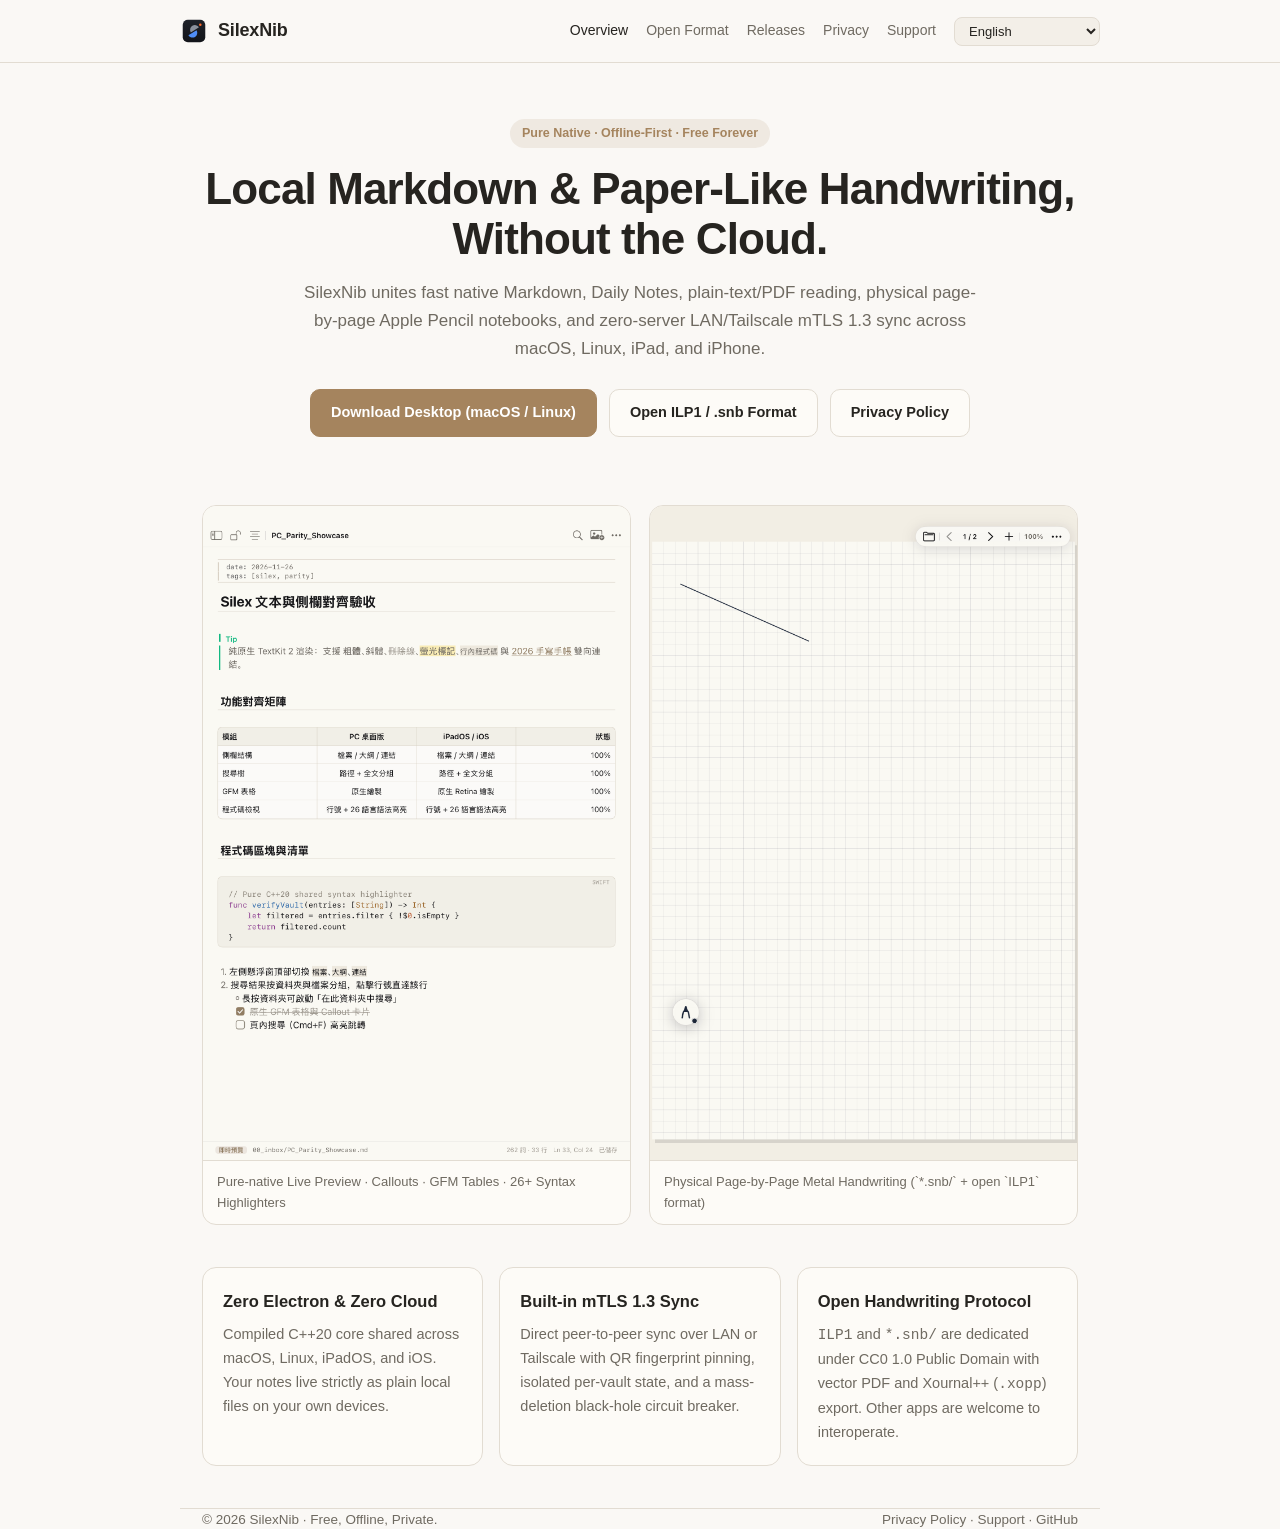
<file: docs/index.html>
<!doctype html>
<html lang="en">
<head>
  <meta charset="utf-8" />
  <meta name="viewport" content="width=device-width, initial-scale=1" />
  <title>SilexNib — Offline Local Markdown &amp; Handwriting Notebooks</title>
  <meta name="description" content="Pure-native offline local Markdown, physical page-by-page handwriting notebooks, and zero-server mTLS 1.3 sync across macOS, Linux, iPadOS, and iOS. Completely free." />
  <link rel="icon" type="image/svg+xml" href="assets/silexnib.svg" />
  <link rel="stylesheet" href="style.css" />
</head>
<body>
  <header class="nav">
    <div class="wrap nav-inner">
      <a class="brand" href="index.html">
        <img src="assets/silexnib.svg" alt="SilexNib" />
        <span>SilexNib</span>
      </a>
      <nav class="nav-links">
        <a class="active" href="index.html">Overview</a>
        <a href="https://github.com/keithxc/silexnib/blob/main/spec/FORMAT.md">Open Format</a>
        <a href="https://github.com/keithxc/silexnib/releases">Releases</a>
        <a href="privacy.html">Privacy</a>
        <a href="support.html">Support</a>
        <select id="langPicker" class="lang-select" aria-label="Language">
          <option value="en">English</option>
          <option value="zh-TW">繁體中文（台灣）</option>
          <option value="ja">日本語</option>
          <option value="ko">한국어</option>
          <option value="de">Deutsch</option>
        </select>
      </nav>
    </div>
  </header>

  <main class="wrap">
    <section class="hero" data-lang="en">
      <span class="badge">Pure Native · Offline-First · Free Forever</span>
      <h1>Local Markdown &amp; Paper-Like Handwriting, Without the Cloud.</h1>
      <p class="lead">SilexNib unites fast native Markdown, Daily Notes, plain-text/PDF reading, physical page-by-page Apple Pencil notebooks, and zero-server LAN/Tailscale mTLS 1.3 sync across macOS, Linux, iPad, and iPhone.</p>
      <div class="cta-row">
        <a class="btn primary" href="https://github.com/keithxc/silexnib/releases">Download Desktop (macOS / Linux)</a>
        <a class="btn" href="https://github.com/keithxc/silexnib/blob/main/spec/FORMAT.md">Open ILP1 / .snb Format</a>
        <a class="btn" href="privacy.html">Privacy Policy</a>
      </div>
    </section>

    <section class="hero" data-lang="zh-TW">
      <span class="badge">純原生編譯 · 離線優先 · 永久免費</span>
      <h1>離線本地 Markdown 與紙本手寫筆記，無需任何雲端。</h1>
      <p class="lead">SilexNib 結合純原生 Markdown 即時預覽、每日日記、程式碼與 PDF 檢視、Apple Pencil 實體分頁手寫筆記本，以及零伺服器 LAN / Tailscale mTLS 1.3 跨裝置同步，涵蓋 macOS、Linux、iPad 與 iPhone。</p>
      <div class="cta-row">
        <a class="btn primary" href="https://github.com/keithxc/silexnib/releases">下載桌面版（macOS / Linux）</a>
        <a class="btn" href="https://github.com/keithxc/silexnib/blob/main/spec/FORMAT.md">開放手寫格式規範（ILP1 / .snb）</a>
        <a class="btn" href="privacy.html">隱私權政策</a>
      </div>
    </section>

    <section class="hero" data-lang="ja">
      <span class="badge">ピュアネイティブ · オフライン優先 · 完全無料</span>
      <h1>ローカル Markdown と紙の質感の手書きノートを、クラウドなしで。</h1>
      <p class="lead">SilexNib は C++20・Qt 6・UIKit / Metal による高速ネイティブ知識ベースです。Markdown ライブプレビュー、デイリーノート、PDF、ページ単位の手書きノート、サーバー不要の mTLS 1.3 同期を macOS・Linux・iPad・iPhone で提供します。</p>
      <div class="cta-row">
        <a class="btn primary" href="https://github.com/keithxc/silexnib/releases">デスクトップ版ダウンロード</a>
        <a class="btn" href="https://github.com/keithxc/silexnib/blob/main/spec/FORMAT.md">オープン手書き仕様 (ILP1 / .snb)</a>
        <a class="btn" href="privacy.html">プライバシーポリシー</a>
      </div>
    </section>

    <section class="hero" data-lang="ko">
      <span class="badge">순수 네이티브 · 오프라인 우선 · 평생 무료</span>
      <h1>클라우드 없이 즐기는 로컬 Markdown과 종이 질감 필기 노트.</h1>
      <p class="lead">SilexNib는 macOS, Linux, iPad, iPhone을 위한 순수 네이티브 지식 저장소입니다. 라이브 프리뷰 Markdown, 데일리 노트, PDF, 페이지 단위 Apple Pencil 필기 노트, 서버 없는 LAN/Tailscale mTLS 1.3 동기화를 무료로 제공합니다.</p>
      <div class="cta-row">
        <a class="btn primary" href="https://github.com/keithxc/silexnib/releases">데스크톱 다운로드</a>
        <a class="btn" href="https://github.com/keithxc/silexnib/blob/main/spec/FORMAT.md">오픈 필기 규격 (ILP1 / .snb)</a>
        <a class="btn" href="privacy.html">개인정보 처리방침</a>
      </div>
    </section>

    <section class="hero" data-lang="de">
      <span class="badge">100 % Nativ · Offline-First · Dauerhaft Gratis</span>
      <h1>Lokales Markdown &amp; Handschrift-Notizbücher — ganz ohne Cloud.</h1>
      <p class="lead">SilexNib vereint natives Live-Preview-Markdown, Tagesnotizen, Code-/PDF-Ansicht, seitenbasierte Apple-Pencil-Notizbücher und serverlose mTLS-1.3-Synchronisierung (LAN / Tailscale) für macOS, Linux, iPad und iPhone.</p>
      <div class="cta-row">
        <a class="btn primary" href="https://github.com/keithxc/silexnib/releases">Desktop-Downloads</a>
        <a class="btn" href="https://github.com/keithxc/silexnib/blob/main/spec/FORMAT.md">Offenes Format (ILP1 / .snb)</a>
        <a class="btn" href="privacy.html">Datenschutz</a>
      </div>
    </section>

    <section class="shots">
      <figure>
        <img src="assets/preview-markdown-ipad.png" alt="SilexNib Live Preview Markdown" />
        <figcaption>Pure-native Live Preview · Callouts · GFM Tables · 26+ Syntax Highlighters</figcaption>
      </figure>
      <figure>
        <img src="assets/preview-notebook-ipad.png" alt="SilexNib Physical Handwriting Notebook" />
        <figcaption>Physical Page-by-Page Metal Handwriting (`*.snb/` + open `ILP1` format)</figcaption>
      </figure>
    </section>

    <section class="grid">
      <div class="card">
        <h3>Zero Electron &amp; Zero Cloud</h3>
        <p>Compiled C++20 core shared across macOS, Linux, iPadOS, and iOS. Your notes live strictly as plain local files on your own devices.</p>
      </div>
      <div class="card">
        <h3>Built-in mTLS 1.3 Sync</h3>
        <p>Direct peer-to-peer sync over LAN or Tailscale with QR fingerprint pinning, isolated per-vault state, and a mass-deletion black-hole circuit breaker.</p>
      </div>
      <div class="card">
        <h3>Open Handwriting Protocol</h3>
        <p><code>ILP1</code> and <code>*.snb/</code> are dedicated under CC0 1.0 Public Domain with vector PDF and Xournal++ (<code>.xopp</code>) export. Other apps are welcome to interoperate.</p>
      </div>
    </section>
  </main>

  <footer class="wrap">
    <span>&copy; 2026 SilexNib · Free, Offline, Private.</span>
    <span>
      <a href="privacy.html">Privacy Policy</a> ·
      <a href="support.html">Support</a> ·
      <a href="https://github.com/keithxc/silexnib">GitHub</a>
    </span>
  </footer>

  <script>
    (function () {
      var supported = ["en", "zh-TW", "ja", "ko", "de"];
      function pick(tag) {
        if (!tag) return "en";
        var low = tag.toLowerCase();
        if (low.indexOf("zh-tw") === 0 || low.indexOf("zh-hant") === 0 || low.indexOf("zh-hk") === 0) return "zh-TW";
        if (low.indexOf("ja") === 0) return "ja";
        if (low.indexOf("ko") === 0) return "ko";
        if (low.indexOf("de") === 0) return "de";
        return "en";
      }
      var sel = document.getElementById("langPicker");
      var saved = null;
      try { saved = localStorage.getItem("silexnib_lang"); } catch (e) {}
      var init = supported.indexOf(saved) >= 0 ? saved : pick(navigator.language);
      document.documentElement.lang = init;
      sel.value = init;
      sel.addEventListener("change", function () {
        document.documentElement.lang = sel.value;
        try { localStorage.setItem("silexnib_lang", sel.value); } catch (e) {}
      });
    })();
  </script>
</body>
</html>
</file>
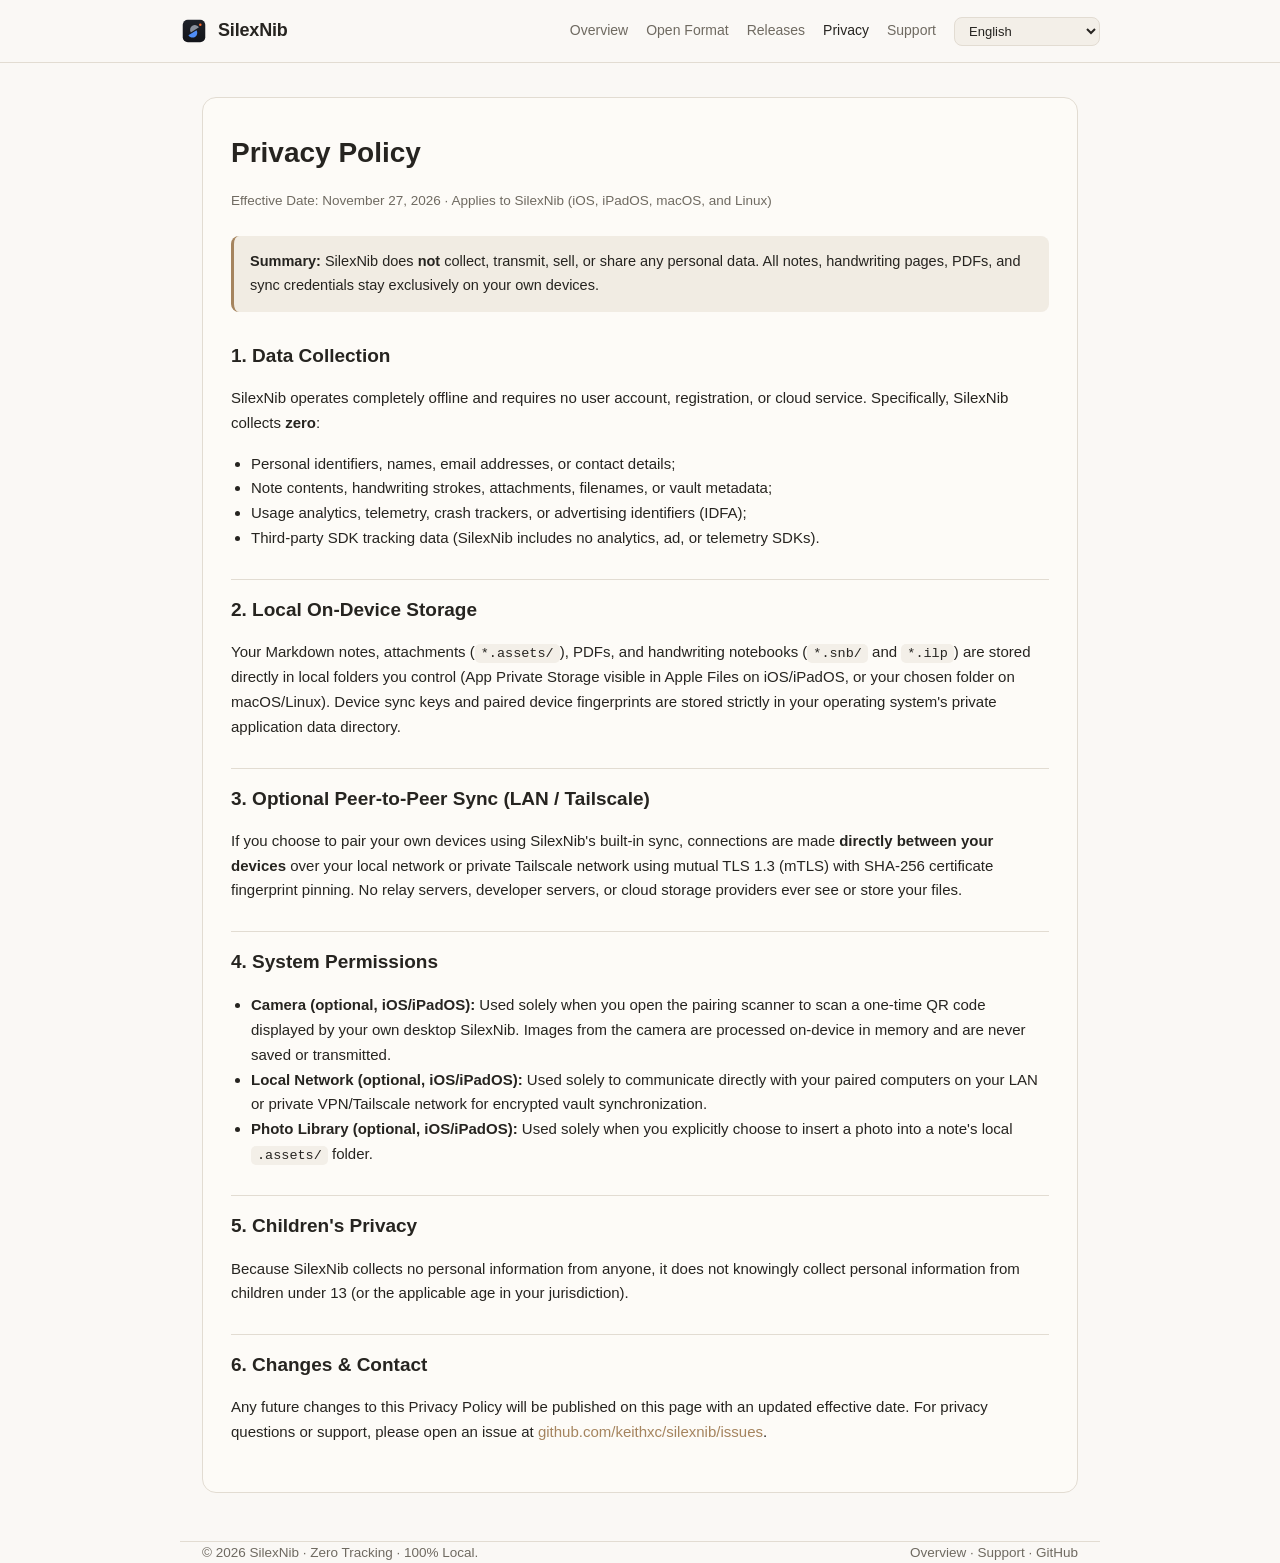
<file: docs/privacy.html>
<!doctype html>
<html lang="en">
<head>
  <meta charset="utf-8" />
  <meta name="viewport" content="width=device-width, initial-scale=1" />
  <title>Privacy Policy — SilexNib</title>
  <meta name="description" content="SilexNib Privacy Policy: 100% offline local storage, zero data collection, zero analytics, zero cloud servers." />
  <link rel="icon" type="image/svg+xml" href="assets/silexnib.svg" />
  <link rel="stylesheet" href="style.css" />
</head>
<body>
  <header class="nav">
    <div class="wrap nav-inner">
      <a class="brand" href="index.html">
        <img src="assets/silexnib.svg" alt="SilexNib" />
        <span>SilexNib</span>
      </a>
      <nav class="nav-links">
        <a href="index.html">Overview</a>
        <a href="https://github.com/keithxc/silexnib/blob/main/spec/FORMAT.md">Open Format</a>
        <a href="https://github.com/keithxc/silexnib/releases">Releases</a>
        <a class="active" href="privacy.html">Privacy</a>
        <a href="support.html">Support</a>
        <select id="langPicker" class="lang-select" aria-label="Language">
          <option value="en">English</option>
          <option value="zh-TW">繁體中文（台灣）</option>
          <option value="ja">日本語</option>
          <option value="ko">한국어</option>
          <option value="de">Deutsch</option>
        </select>
      </nav>
    </div>
  </header>

  <main class="wrap">
    <!-- English -->
    <article class="doc" data-lang="en">
      <h1>Privacy Policy</h1>
      <p class="meta">Effective Date: November 27, 2026 · Applies to SilexNib (iOS, iPadOS, macOS, and Linux)</p>
      <div class="callout">
        <strong>Summary:</strong> SilexNib does <strong>not</strong> collect, transmit, sell, or share any personal data. All notes, handwriting pages, PDFs, and sync credentials stay exclusively on your own devices.
      </div>

      <h2>1. Data Collection</h2>
      <p>SilexNib operates completely offline and requires no user account, registration, or cloud service. Specifically, SilexNib collects <strong>zero</strong>:</p>
      <ul>
        <li>Personal identifiers, names, email addresses, or contact details;</li>
        <li>Note contents, handwriting strokes, attachments, filenames, or vault metadata;</li>
        <li>Usage analytics, telemetry, crash trackers, or advertising identifiers (IDFA);</li>
        <li>Third-party SDK tracking data (SilexNib includes no analytics, ad, or telemetry SDKs).</li>
      </ul>

      <h2>2. Local On-Device Storage</h2>
      <p>Your Markdown notes, attachments (<code>*.assets/</code>), PDFs, and handwriting notebooks (<code>*.snb/</code> and <code>*.ilp</code>) are stored directly in local folders you control (App Private Storage visible in Apple Files on iOS/iPadOS, or your chosen folder on macOS/Linux). Device sync keys and paired device fingerprints are stored strictly in your operating system's private application data directory.</p>

      <h2>3. Optional Peer-to-Peer Sync (LAN / Tailscale)</h2>
      <p>If you choose to pair your own devices using SilexNib's built-in sync, connections are made <strong>directly between your devices</strong> over your local network or private Tailscale network using mutual TLS 1.3 (mTLS) with SHA-256 certificate fingerprint pinning. No relay servers, developer servers, or cloud storage providers ever see or store your files.</p>

      <h2>4. System Permissions</h2>
      <ul>
        <li><strong>Camera (optional, iOS/iPadOS):</strong> Used solely when you open the pairing scanner to scan a one-time QR code displayed by your own desktop SilexNib. Images from the camera are processed on-device in memory and are never saved or transmitted.</li>
        <li><strong>Local Network (optional, iOS/iPadOS):</strong> Used solely to communicate directly with your paired computers on your LAN or private VPN/Tailscale network for encrypted vault synchronization.</li>
        <li><strong>Photo Library (optional, iOS/iPadOS):</strong> Used solely when you explicitly choose to insert a photo into a note's local <code>.assets/</code> folder.</li>
      </ul>

      <h2>5. Children's Privacy</h2>
      <p>Because SilexNib collects no personal information from anyone, it does not knowingly collect personal information from children under 13 (or the applicable age in your jurisdiction).</p>

      <h2>6. Changes &amp; Contact</h2>
      <p>Any future changes to this Privacy Policy will be published on this page with an updated effective date. For privacy questions or support, please open an issue at <a href="https://github.com/keithxc/silexnib/issues">github.com/keithxc/silexnib/issues</a>.</p>
    </article>

    <!-- Taiwan Traditional Chinese -->
    <article class="doc" data-lang="zh-TW">
      <h1>隱私權政策</h1>
      <p class="meta">生效日期：2026 年 11 月 27 日 · 適用於 SilexNib（iOS、iPadOS、macOS 與 Linux）</p>
      <div class="callout">
        <strong>重點摘要：</strong>SilexNib <strong>不會</strong>蒐集、上傳、出售或分享任何個人資料。您的所有筆記、手寫內容、PDF 與裝置配對金鑰皆完全保留在您自己的裝置本機。
      </div>

      <h2>1. 資料蒐集說明</h2>
      <p>SilexNib 為純離線本機應用程式，無需註冊帳號，也不連線至任何開發者伺服器。我們<strong>完全不蒐集</strong>以下資訊：</p>
      <ul>
        <li>任何個人識別資訊、姓名、電子郵件或聯絡方式；</li>
        <li>筆記正文、手寫筆跡、圖片附件、檔案名稱或知識庫結構；</li>
        <li>使用行為統計、遙測資料、崩潰追蹤或廣告識別碼（IDFA）；</li>
        <li>任何第三方廣告或統計 SDK（本軟體未整合任何第三方追蹤套件）。</li>
      </ul>

      <h2>2. 本機儲存</h2>
      <p>您的 Markdown 筆記、附件資料夾（<code>*.assets/</code>）、PDF 與手寫筆記本（<code>*.snb/</code>、<code>*.ilp</code>）一律儲存於您本機可控的資料夾（iOS/iPadOS 為可於「檔案」App 檢視的 App 私有目錄；macOS/Linux 為您指定的本機目錄）。跨裝置同步的證書金鑰僅存放在作業系統私有的應用程式資料目錄中。</p>

      <h2>3. 選用之點對點跨裝置同步（LAN / Tailscale）</h2>
      <p>若您啟用內建跨裝置同步，資料僅透過區域網路或您的私人 Tailscale 網路，以雙向 mTLS 1.3 加密與 SHA-256 證書指紋釘紮在<strong>您自己的裝置之間直接傳輸</strong>，絕不經過開發者伺服器或第三方雲端中繼。</p>

      <h2>4. 系統權限用途</h2>
      <ul>
        <li><strong>相機（選用，iOS / iPadOS）：</strong>僅在您開啟配對掃碼時，用於掃描您自己電腦端 SilexNib 產生的一次性配對 QR 碼；影像僅於記憶體即時辨識，絕不儲存或上傳。</li>
        <li><strong>區域網路（選用，iOS / iPadOS）：</strong>僅用於在區域網路或私人網路內，與您已配對的電腦建立加密同步連線。</li>
        <li><strong>照片圖庫（選用，iOS / iPadOS）：</strong>僅在您主動選擇插入圖片到筆記本地 <code>.assets/</code> 資料夾時讀取所選照片。</li>
      </ul>

      <h2>5. 聯絡與支援</h2>
      <p>本隱私權政策如有更新將直接公佈於本頁面。如有任何隱私疑問或技術問題，歡迎前往 <a href="https://github.com/keithxc/silexnib/issues">github.com/keithxc/silexnib/issues</a> 回報。</p>
    </article>

    <!-- Japanese -->
    <article class="doc" data-lang="ja">
      <h1>プライバシーポリシー</h1>
      <p class="meta">発効日：2026年11月27日 · 対象：SilexNib（iOS / iPadOS / macOS / Linux）</p>
      <div class="callout">
        <strong>要約：</strong>SilexNib は個人データを一切収集・送信・共有しません。すべてのノート・手書きデータ・同期鍵はお使いの端末内にのみ保存されます。
      </div>

      <h2>1. データ収集について</h2>
      <p>SilexNib は完全オフラインで動作し、アカウント登録もクラウドサーバーも不要です。個人情報、ノート内容、利用状況アナリティクス、広告識別子（IDFA）、第三者トラッキング SDK は一切含みません。</p>

      <h2>2. 端末内ストレージと直接同期</h2>
      <p>Markdown・添付ファイル・手書きノート（<code>*.snb/</code>・<code>*.ilp</code>）はすべてローカル保存されます。内蔵同期機能を利用する場合も、LAN またはご自身の Tailscale ネットワーク上で mTLS 1.3 による端末間直接通信のみを行い、中継サーバーは一切介在しません。</p>

      <h2>3. システム権限の用途</h2>
      <ul>
        <li><strong>カメラ（任意）：</strong>PC 版 SilexNib が表示するワンタイム QR コードの読み取りのみに使用します。</li>
        <li><strong>ローカルネットワーク（任意）：</strong>ペアリング済み端末との暗号化同期のみに使用します。</li>
        <li><strong>写真ライブラリ（任意）：</strong>ノートへ画像を挿入する際に選択した写真のみを読み込みます。</li>
      </ul>

      <h2>4. お問い合わせ</h2>
      <p>ご質問は <a href="https://github.com/keithxc/silexnib/issues">github.com/keithxc/silexnib/issues</a> までお寄せください。</p>
    </article>

    <!-- Korean -->
    <article class="doc" data-lang="ko">
      <h1>개인정보 처리방침</h1>
      <p class="meta">시행일: 2026년 11월 27일 · 적용 대상: SilexNib (iOS, iPadOS, macOS, Linux)</p>
      <div class="callout">
        <strong>요약:</strong> SilexNib는 어떠한 개인정보도 수집, 전송, 판매 또는 공유하지 않습니다. 모든 노트, 필기 데이터 및 동기화 키는 오직 사용자의 기기 내부에만 저장됩니다.
      </div>

      <h2>1. 수집하는 정보 없음</h2>
      <p>SilexNib는 완전한 오프라인 앱으로 계정 가입이나 클라우드 서버가 필요하지 않습니다. 개인 식별 정보, 노트 내용, 사용 분석(텔레메트리), 광고 식별자(IDFA) 및 제3자 추적 SDK를 일절 포함하지 않습니다.</p>

      <h2>2. 로컬 저장 및 기기 간 직접 동기화</h2>
      <p>모든 Markdown 노트, 첨부 파일 및 필기 노트(<code>*.snb/</code>, <code>*.ilp</code>)는 로컬에만 저장됩니다. 내장 동기화 사용 시에도 LAN 또는 개인 Tailscale 네트워크에서 mTLS 1.3으로 사용자 기기 간 직접 암호화 통신만 수행하며 중계 서버를 거치지 않습니다.</p>

      <h2>3. 시스템 권한 안내</h2>
      <ul>
        <li><strong>카메라(선택):</strong> 데스크톱 SilexNib의 일회용 페어링 QR 코드를 스캔할 때만 사용되며 영상은 저장되지 않습니다.</li>
        <li><strong>로컬 네트워크(선택):</strong> 페어링된 본인의 컴퓨터와 암호화 동기화 통신을 수행할 때만 사용됩니다.</li>
        <li><strong>사진 보관함(선택):</strong> 사용자가 노트에 사진을 직접 삽입할 때 선택한 항목만 읽어옵니다.</li>
      </ul>

      <h2>4. 문의</h2>
      <p>문의 사항은 <a href="https://github.com/keithxc/silexnib/issues">github.com/keithxc/silexnib/issues</a>에 남겨 주세요.</p>
    </article>

    <!-- German -->
    <article class="doc" data-lang="de">
      <h1>Datenschutzerklärung</h1>
      <p class="meta">Stand: 27. November 2026 · Gilt für SilexNib (iOS, iPadOS, macOS und Linux)</p>
      <div class="callout">
        <strong>Kurzfassung:</strong> SilexNib erhebt, überträgt, verkauft oder teilt <strong>keinerlei</strong> personenbezogene Daten. Alle Notizen, Handschrift-Seiten und Synchronisierungsschlüssel bleiben ausschließlich auf Ihren eigenen Geräten.
      </div>

      <h2>1. Keine Datenerhebung</h2>
      <p>SilexNib arbeitet vollständig offline und benötigt weder ein Konto noch Cloud-Server. Es werden keine personenbezogenen Daten, keine Notizinhalte, keine Nutzungsstatistiken, keine Werbe-IDs (IDFA) und keine Analyse- oder Tracking-SDKs von Drittanbietern verwendet.</p>

      <h2>2. Lokale Speicherung &amp; direkte Synchronisierung</h2>
      <p>Ihre Markdown-Dateien, Anhänge und Handschrift-Notizbücher (<code>*.snb/</code>, <code>*.ilp</code>) werden lokal gespeichert. Bei optionaler Synchronisierung kommunizieren Ihre gekoppelten Geräte direkt per gegenseitigem TLS 1.3 (mTLS) mit Zertifikats-Fingerabdruck-Pinning über Ihr lokales Netzwerk oder privates Tailscale — ohne Zwischenserver.</p>

      <h2>3. Systemberechtigungen</h2>
      <ul>
        <li><strong>Kamera (optional):</strong> Ausschließlich zum Scannen des einmaligen Kopplungs-QR-Codes Ihrer eigenen Desktop-App.</li>
        <li><strong>Lokales Netzwerk (optional):</strong> Ausschließlich für die verschlüsselte Direkt-Synchronisierung mit Ihren gekoppelten Rechnern.</li>
        <li><strong>Fotomediathek (optional):</strong> Ausschließlich beim aktiven Einfügen eines Fotos in den lokalen <code>.assets/</code>-Ordner einer Notiz.</li>
      </ul>

      <h2>4. Kontakt</h2>
      <p>Fragen zum Datenschutz richten Sie bitte über <a href="https://github.com/keithxc/silexnib/issues">github.com/keithxc/silexnib/issues</a> an uns.</p>
    </article>
  </main>

  <footer class="wrap">
    <span>&copy; 2026 SilexNib · Zero Tracking · 100% Local.</span>
    <span>
      <a href="index.html">Overview</a> ·
      <a href="support.html">Support</a> ·
      <a href="https://github.com/keithxc/silexnib">GitHub</a>
    </span>
  </footer>

  <script>
    (function () {
      var supported = ["en", "zh-TW", "ja", "ko", "de"];
      function pick(tag) {
        if (!tag) return "en";
        var low = tag.toLowerCase();
        if (low.indexOf("zh-tw") === 0 || low.indexOf("zh-hant") === 0 || low.indexOf("zh-hk") === 0) return "zh-TW";
        if (low.indexOf("ja") === 0) return "ja";
        if (low.indexOf("ko") === 0) return "ko";
        if (low.indexOf("de") === 0) return "de";
        return "en";
      }
      var sel = document.getElementById("langPicker");
      var saved = null;
      try { saved = localStorage.getItem("silexnib_lang"); } catch (e) {}
      var init = supported.indexOf(saved) >= 0 ? saved : pick(navigator.language);
      document.documentElement.lang = init;
      sel.value = init;
      sel.addEventListener("change", function () {
        document.documentElement.lang = sel.value;
        try { localStorage.setItem("silexnib_lang", sel.value); } catch (e) {}
      });
    })();
  </script>
</body>
</html>
</file>
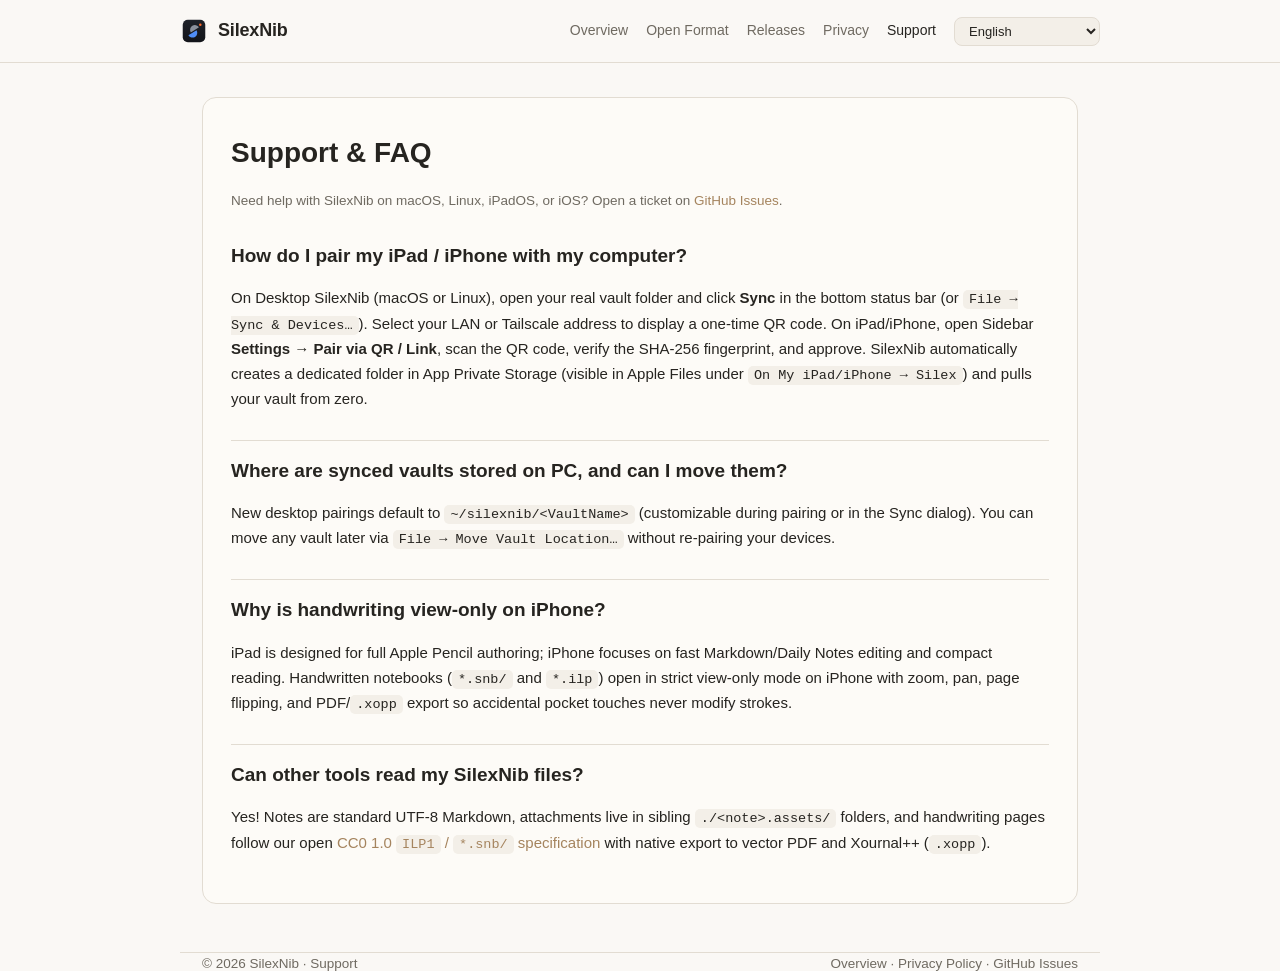
<file: docs/support.html>
<!doctype html>
<html lang="en">
<head>
  <meta charset="utf-8" />
  <meta name="viewport" content="width=device-width, initial-scale=1" />
  <title>Support &amp; FAQ — SilexNib</title>
  <meta name="description" content="Support, FAQ, cross-device sync setup, and issue tracker for SilexNib." />
  <link rel="icon" type="image/svg+xml" href="assets/silexnib.svg" />
  <link rel="stylesheet" href="style.css" />
</head>
<body>
  <header class="nav">
    <div class="wrap nav-inner">
      <a class="brand" href="index.html">
        <img src="assets/silexnib.svg" alt="SilexNib" />
        <span>SilexNib</span>
      </a>
      <nav class="nav-links">
        <a href="index.html">Overview</a>
        <a href="https://github.com/keithxc/silexnib/blob/main/spec/FORMAT.md">Open Format</a>
        <a href="https://github.com/keithxc/silexnib/releases">Releases</a>
        <a href="privacy.html">Privacy</a>
        <a class="active" href="support.html">Support</a>
        <select id="langPicker" class="lang-select" aria-label="Language">
          <option value="en">English</option>
          <option value="zh-TW">繁體中文（台灣）</option>
          <option value="ja">日本語</option>
          <option value="ko">한국어</option>
          <option value="de">Deutsch</option>
        </select>
      </nav>
    </div>
  </header>

  <main class="wrap">
    <article class="doc" data-lang="en">
      <h1>Support &amp; FAQ</h1>
      <p class="meta">Need help with SilexNib on macOS, Linux, iPadOS, or iOS? Open a ticket on <a href="https://github.com/keithxc/silexnib/issues">GitHub Issues</a>.</p>

      <h2>How do I pair my iPad / iPhone with my computer?</h2>
      <p>On Desktop SilexNib (macOS or Linux), open your real vault folder and click <strong>Sync</strong> in the bottom status bar (or <code>File → Sync &amp; Devices…</code>). Select your LAN or Tailscale address to display a one-time QR code. On iPad/iPhone, open Sidebar <strong>Settings → Pair via QR / Link</strong>, scan the QR code, verify the SHA-256 fingerprint, and approve. SilexNib automatically creates a dedicated folder in App Private Storage (visible in Apple Files under <code>On My iPad/iPhone → Silex</code>) and pulls your vault from zero.</p>

      <h2>Where are synced vaults stored on PC, and can I move them?</h2>
      <p>New desktop pairings default to <code>~/silexnib/&lt;VaultName&gt;</code> (customizable during pairing or in the Sync dialog). You can move any vault later via <code>File → Move Vault Location…</code> without re-pairing your devices.</p>

      <h2>Why is handwriting view-only on iPhone?</h2>
      <p>iPad is designed for full Apple Pencil authoring; iPhone focuses on fast Markdown/Daily Notes editing and compact reading. Handwritten notebooks (<code>*.snb/</code> and <code>*.ilp</code>) open in strict view-only mode on iPhone with zoom, pan, page flipping, and PDF/<code>.xopp</code> export so accidental pocket touches never modify strokes.</p>

      <h2>Can other tools read my SilexNib files?</h2>
      <p>Yes! Notes are standard UTF-8 Markdown, attachments live in sibling <code>./&lt;note&gt;.assets/</code> folders, and handwriting pages follow our open <a href="https://github.com/keithxc/silexnib/blob/main/spec/FORMAT.md">CC0 1.0 <code>ILP1</code> / <code>*.snb/</code> specification</a> with native export to vector PDF and Xournal++ (<code>.xopp</code>).</p>
    </article>

    <article class="doc" data-lang="zh-TW">
      <h1>技術支援與常見問題</h1>
      <p class="meta">使用 SilexNib（macOS、Linux、iPadOS、iOS）遇到任何問題或有建議，歡迎前往 <a href="https://github.com/keithxc/silexnib/issues">GitHub Issues</a> 回報。</p>

      <h2>如何將 iPad / iPhone 與電腦配對同步？</h2>
      <p>在桌面版 SilexNib 打開您的真實知識庫後，點右下角狀態列「跨裝置同步」（或 <code>檔案 → 跨裝置同步與配對…</code>）選擇區網或 Tailscale 位址顯示一次性 QR 碼。在 iPad / iPhone 側邊欄進入 <strong>設定 → 掃描 QR 碼或貼上連結</strong>，掃碼核對指紋並同意後，App 會自動在私有目錄（可於系統「檔案」App 的 <code>我的 iPad/iPhone → Silex</code> 查看）建立同名資料夾並從 0 完整拉取。</p>

      <h2>電腦端同步目錄在哪裡？可以搬移嗎？</h2>
      <p>新配對的電腦預設存放於 <code>~/silexnib/&lt;知識庫名&gt;</code>（可於配對時或同步視窗手動變更）。日後隨時可在軟體內透過 <code>檔案 → 遷移知識庫位置…</code> 無縫搬移，無需重新配對。</p>

      <h2>為什麼 iPhone 上的手寫筆記是唯讀模式？</h2>
      <p>iPad 主打 Apple Pencil 完整手寫創作；iPhone 主打高效 Markdown / 日記輸入與行動查閱。手寫筆記（<code>*.snb/</code>、<code>*.ilp</code>）在 iPhone 上採嚴格唯讀檢視（支援雙指縮放、翻頁與匯出 PDF / <code>.xopp</code>），避免誤觸改動筆跡。</p>

      <h2>其他軟體可以讀取 SilexNib 的檔案嗎？</h2>
      <p>完全可以！筆記為標準 UTF-8 Markdown、附件位於 <code>./&lt;筆記名&gt;.assets/</code>，手寫筆記遵循以 CC0 1.0 公開的 <a href="https://github.com/keithxc/silexnib/blob/main/spec/FORMAT.md"><code>ILP1</code> / <code>*.snb/</code> 開放格式規範</a>，並可匯出向量 PDF 與 Xournal++（<code>.xopp</code>）。</p>
    </article>

    <article class="doc" data-lang="ja">
      <h1>サポート &amp; FAQ</h1>
      <p class="meta">不具合報告やご要望は <a href="https://github.com/keithxc/silexnib/issues">GitHub Issues</a> にて受け付けています。</p>
      <h2>iPad / iPhone と PC のペアリング方法</h2>
      <p>デスクトップ版 SilexNib で保管庫を開き、ステータスバーの「同期」から QR コードを表示します。iPad / iPhone の「設定 → QR／リンクでペアリング」で読み取り、フィンガープリントを確認して承認すると、アプリ専用フォルダへ自動同期されます。</p>
      <h2>PC の保管庫を移動できますか？</h2>
      <p>はい。PC 版はデフォルトで <code>~/silexnib/&lt;保管庫名&gt;</code> を使用し、メニューの「保管庫の場所を移動…」からペアリングを維持したまま安全に移動できます。</p>
      <h2>オープンフォーマットについて</h2>
      <p>手書き形式（<code>ILP1</code> / <code>*.snb/</code>）は <a href="https://github.com/keithxc/silexnib/blob/main/spec/FORMAT.md">CC0 1.0 で完全公開</a> されており、PDF および Xournal++（<code>.xopp</code>）への書き出しにも対応しています。</p>
    </article>

    <article class="doc" data-lang="ko">
      <h1>지원 및 자주 묻는 질문</h1>
      <p class="meta">버그 제보 및 기능 제안은 <a href="https://github.com/keithxc/silexnib/issues">GitHub Issues</a>를 이용해 주세요.</p>
      <h2>iPad / iPhone과 컴퓨터 페어링 방법</h2>
      <p>데스크톱 SilexNib에서 보관함을 연 뒤 하단 상태 표시줄의 「동기화」를 눌러 일회용 QR 코드를 표시하세요. iPad / iPhone 설정에서 「QR / 링크로 페어링」으로 스캔하고 지문을 확인하면 앱 전용 저장소로 자동 동기화됩니다.</p>
      <h2>PC 보관함 위치를 바꿀 수 있나요?</h2>
      <p>네. PC는 기본적으로 <code>~/silexnib/&lt;보관함&gt;</code> 경로를 사용하며, 앱 내 「보관함 위치 이동…」 메뉴로 재페어링 없이 안전하게 이동할 수 있습니다.</p>
      <h2>오픈 필기 포맷</h2>
      <p><code>ILP1</code> 및 <code>*.snb/</code> 규격은 <a href="https://github.com/keithxc/silexnib/blob/main/spec/FORMAT.md">CC0 1.0 퍼블릭 도메인</a>으로 공개되어 있으며 벡터 PDF 및 Xournal++(<code>.xopp</code>) 내보내기를 지원합니다.</p>
    </article>

    <article class="doc" data-lang="de">
      <h1>Support &amp; FAQ</h1>
      <p class="meta">Fehlerberichte und Vorschläge bitte über <a href="https://github.com/keithxc/silexnib/issues">GitHub Issues</a> einreichen.</p>
      <h2>Wie kopple ich iPad / iPhone mit meinem Computer?</h2>
      <p>Öffnen Sie Ihren Tresor in SilexNib auf macOS/Linux und klicken Sie unten rechts auf „Synchronisierung“, um einen Einmal-QR-Code anzuzeigen. Scannen Sie ihn unter iOS/iPadOS über „Einstellungen → Per QR / Link koppeln“ und bestätigen Sie den Fingerabdruck.</p>
      <h2>Kann ich den Speicherort auf dem PC verschieben?</h2>
      <p>Ja. Auf dem PC ist standardmäßig <code>~/silexnib/&lt;Tresor&gt;</code> voreingestellt und lässt sich jederzeit über „Datei → Tresor-Speicherort verschieben…“ ohne erneute Kopplung umziehen.</p>
      <h2>Offenes Handschrift-Format</h2>
      <p><code>ILP1</code> und <code>*.snb/</code> stehen unter <a href="https://github.com/keithxc/silexnib/blob/main/spec/FORMAT.md">CC0 1.0 Public Domain</a> und lassen sich als Vektor-PDF sowie Xournal++ (<code>.xopp</code>) exportieren.</p>
    </article>
  </main>

  <footer class="wrap">
    <span>&copy; 2026 SilexNib · Support</span>
    <span>
      <a href="index.html">Overview</a> ·
      <a href="privacy.html">Privacy Policy</a> ·
      <a href="https://github.com/keithxc/silexnib/issues">GitHub Issues</a>
    </span>
  </footer>

  <script>
    (function () {
      var supported = ["en", "zh-TW", "ja", "ko", "de"];
      function pick(tag) {
        if (!tag) return "en";
        var low = tag.toLowerCase();
        if (low.indexOf("zh-tw") === 0 || low.indexOf("zh-hant") === 0 || low.indexOf("zh-hk") === 0) return "zh-TW";
        if (low.indexOf("ja") === 0) return "ja";
        if (low.indexOf("ko") === 0) return "ko";
        if (low.indexOf("de") === 0) return "de";
        return "en";
      }
      var sel = document.getElementById("langPicker");
      var saved = null;
      try { saved = localStorage.getItem("silexnib_lang"); } catch (e) {}
      var init = supported.indexOf(saved) >= 0 ? saved : pick(navigator.language);
      document.documentElement.lang = init;
      sel.value = init;
      sel.addEventListener("change", function () {
        document.documentElement.lang = sel.value;
        try { localStorage.setItem("silexnib_lang", sel.value); } catch (e) {}
      });
    })();
  </script>
</body>
</html>
</file>
<file: docs/style.css>
:root {
  --bg: #FAF8F5;
  --surface: #F3EFE8;
  --card: #FDFBF7;
  --ink: #262420;
  --muted: #6F6A61;
  --border: #E2DCD2;
  --accent: #A5845E;
  --accent-soft: rgba(165, 132, 94, 0.13);
  --radius: 14px;
}

@media (prefers-color-scheme: dark) {
  :root {
    --bg: #000000;
    --surface: #0D0D10;
    --card: #121216;
    --ink: #EAEAEF;
    --muted: #9898A3;
    --border: #23232A;
    --accent: #C7A680;
    --accent-soft: rgba(199, 166, 128, 0.14);
  }
}

* { box-sizing: border-box; }
html, body {
  margin: 0;
  padding: 0;
  background: var(--bg);
  color: var(--ink);
  font-family: -apple-system, BlinkMacSystemFont, "SF Pro Text", "Segoe UI", "PingFang TC", "Hiragino Sans", "Apple SD Gothic Neo", sans-serif;
  line-height: 1.65;
  -webkit-font-smoothing: antialiased;
}

a { color: var(--accent); text-decoration: none; }
a:hover { text-decoration: underline; }

.wrap { max-width: 920px; margin: 0 auto; padding: 0 22px; }

header.nav {
  border-bottom: 1px solid var(--border);
  background: var(--bg);
  position: sticky;
  top: 0;
  z-index: 10;
}

.nav-inner {
  display: flex;
  align-items: center;
  justify-content: space-between;
  gap: 14px;
  min-height: 62px;
  flex-wrap: wrap;
  padding: 8px 0;
}

.brand {
  display: inline-flex;
  align-items: center;
  gap: 10px;
  color: var(--ink);
  font-weight: 700;
  font-size: 18px;
  letter-spacing: -0.01em;
}
.brand:hover { text-decoration: none; }
.brand img { width: 28px; height: 28px; display: block; }

.nav-links {
  display: flex;
  align-items: center;
  gap: 18px;
  flex-wrap: wrap;
  font-size: 14px;
}
.nav-links a { color: var(--muted); font-weight: 500; }
.nav-links a:hover, .nav-links a.active { color: var(--ink); text-decoration: none; }

.lang-select {
  background: var(--surface);
  color: var(--ink);
  border: 1px solid var(--border);
  border-radius: 8px;
  padding: 5px 10px;
  font-size: 13px;
  font-weight: 500;
}

.hero {
  padding: 56px 0 36px;
  text-align: center;
}
.hero .badge {
  display: inline-block;
  font-size: 12.5px;
  font-weight: 600;
  padding: 4px 12px;
  border-radius: 999px;
  background: var(--accent-soft);
  color: var(--accent);
  margin-bottom: 16px;
}
.hero h1 {
  margin: 0 0 14px;
  font-size: clamp(30px, 5vw, 44px);
  line-height: 1.15;
  letter-spacing: -0.02em;
}
.hero p.lead {
  max-width: 680px;
  margin: 0 auto 26px;
  color: var(--muted);
  font-size: 17px;
}

.cta-row {
  display: flex;
  justify-content: center;
  gap: 12px;
  flex-wrap: wrap;
}
.btn {
  display: inline-flex;
  align-items: center;
  gap: 8px;
  padding: 11px 20px;
  border-radius: 10px;
  font-weight: 600;
  font-size: 14.5px;
  border: 1px solid var(--border);
  background: var(--card);
  color: var(--ink);
}
.btn:hover { text-decoration: none; border-color: var(--accent); }
.btn.primary {
  background: var(--accent);
  border-color: var(--accent);
  color: #FFFFFF;
}
@media (prefers-color-scheme: dark) {
  .btn.primary { color: #161411; }
}

.shots {
  display: grid;
  grid-template-columns: repeat(auto-fit, minmax(280px, 1fr));
  gap: 18px;
  margin: 32px 0 42px;
}
.shots figure {
  margin: 0;
  background: var(--card);
  border: 1px solid var(--border);
  border-radius: var(--radius);
  overflow: hidden;
}
.shots img { width: 100%; display: block; }
.shots figcaption {
  padding: 10px 14px;
  font-size: 13px;
  color: var(--muted);
  border-top: 1px solid var(--border);
}

.grid {
  display: grid;
  grid-template-columns: repeat(auto-fit, minmax(250px, 1fr));
  gap: 16px;
  margin: 24px 0 42px;
}
.card {
  background: var(--card);
  border: 1px solid var(--border);
  border-radius: var(--radius);
  padding: 20px;
}
.card h3 { margin: 0 0 8px; font-size: 16.5px; }
.card p { margin: 0; font-size: 14.5px; color: var(--muted); }

article.doc {
  background: var(--card);
  border: 1px solid var(--border);
  border-radius: var(--radius);
  padding: 32px 28px;
  margin: 34px 0 48px;
}
article.doc h1 { margin: 0 0 8px; font-size: 28px; }
article.doc .meta { color: var(--muted); font-size: 13.5px; margin-bottom: 24px; }
article.doc h2 {
  margin: 28px 0 10px;
  font-size: 19px;
  padding-top: 14px;
  border-top: 1px solid var(--border);
}
article.doc h2:first-of-type { border-top: none; padding-top: 0; }
article.doc p, article.doc li { font-size: 15px; }
article.doc ul { padding-left: 20px; }
article.doc code {
  background: var(--surface);
  padding: 2px 6px;
  border-radius: 5px;
  font-family: ui-monospace, SFMono-Regular, Menlo, Consolas, monospace;
  font-size: 13.5px;
}
.callout {
  background: var(--accent-soft);
  border-left: 3px solid var(--accent);
  padding: 14px 16px;
  border-radius: 8px;
  margin: 18px 0;
  font-size: 14.5px;
}

footer {
  border-top: 1px solid var(--border);
  padding: 24px 0 36px;
  color: var(--muted);
  font-size: 13.5px;
  display: flex;
  justify-content: space-between;
  flex-wrap: wrap;
  gap: 12px;
}
footer a { color: var(--muted); }
footer a:hover { color: var(--ink); }

[data-lang] { display: none; }
html[lang="en"] [data-lang="en"],
html[lang="zh-TW"] [data-lang="zh-TW"],
html[lang="ja"] [data-lang="ja"],
html[lang="ko"] [data-lang="ko"],
html[lang="de"] [data-lang="de"] { display: block; }
</file>
